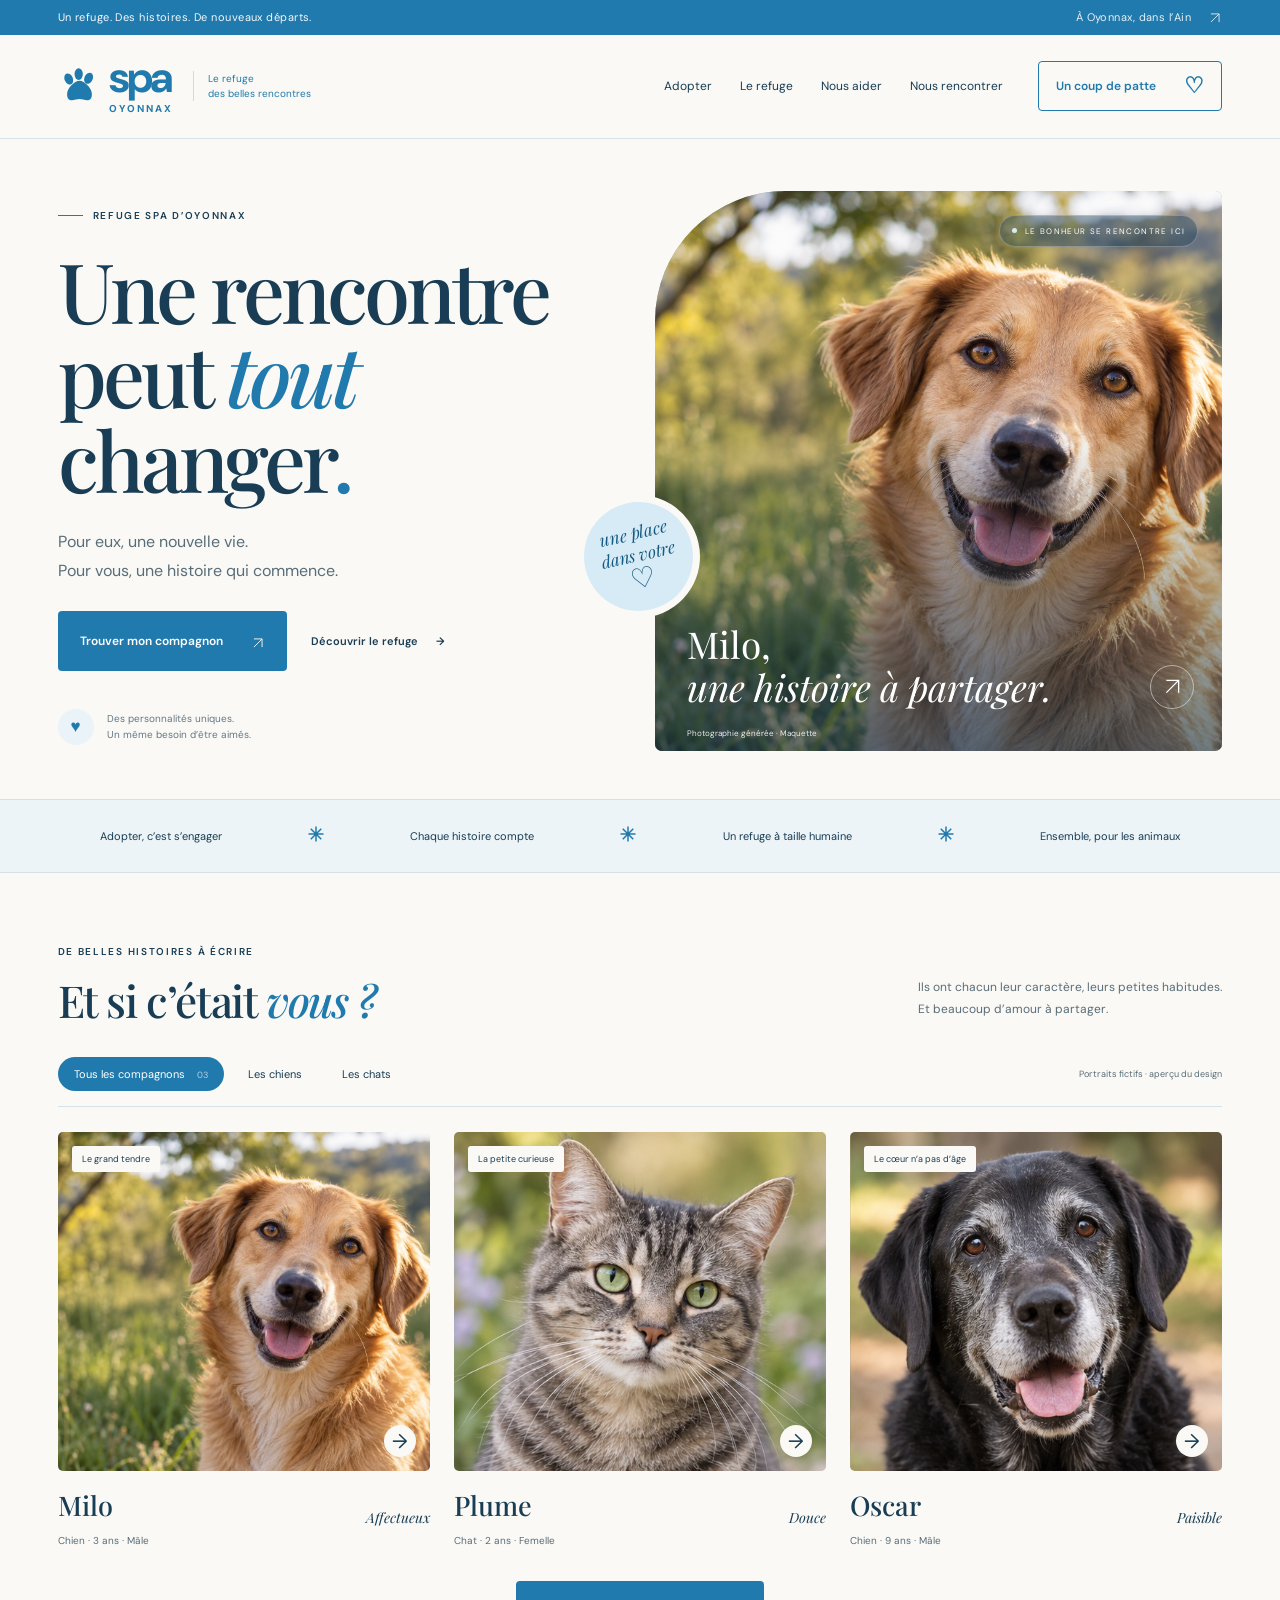
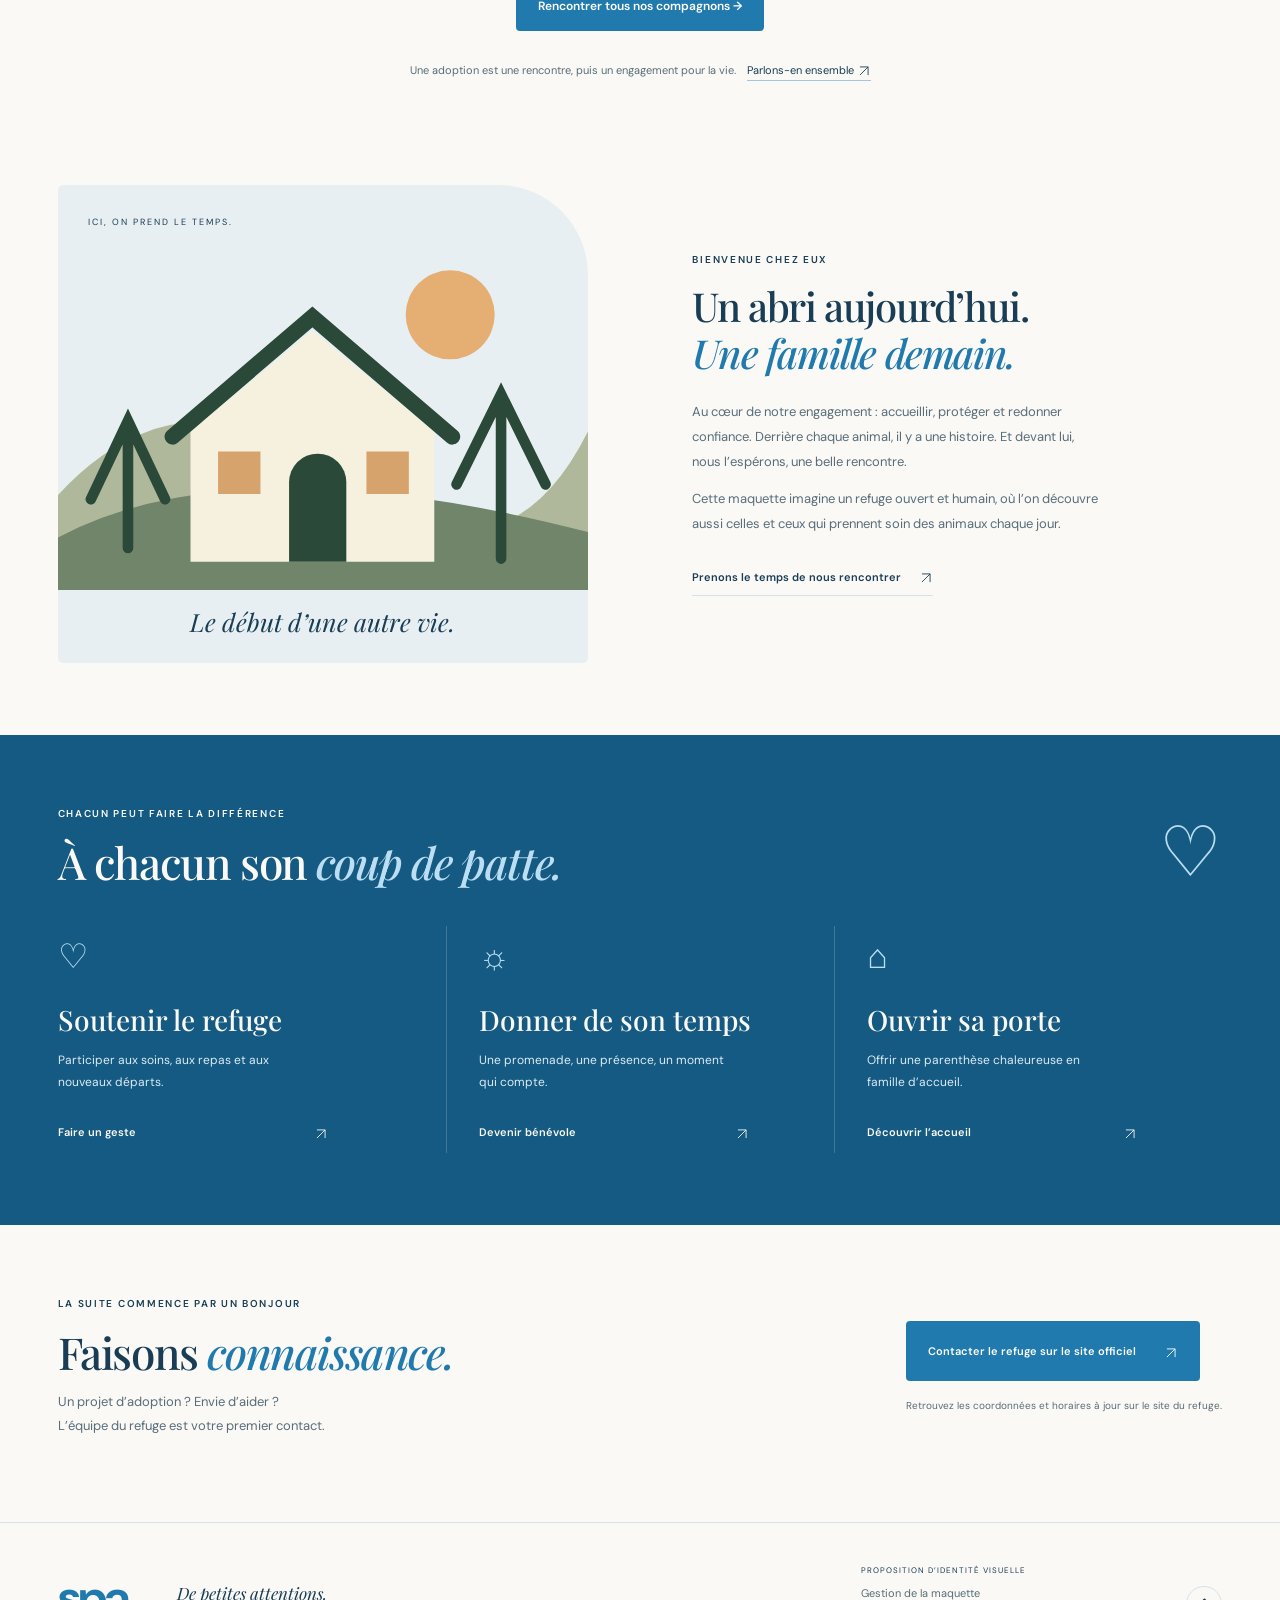
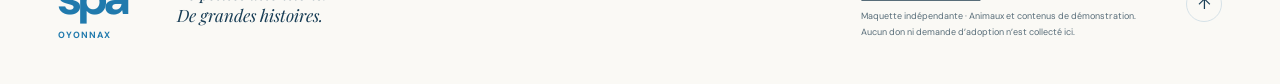
<file: index.html>
<!doctype html>
<html lang="fr">
<head><meta charset="utf-8"><meta name="viewport" content="width=device-width, initial-scale=1"><meta name="theme-color" content="#207aad"><meta name="description" content="Une proposition d’identité visuelle pour le refuge SPA d’Oyonnax. Maquette indépendante."><title>SPA Oyonnax — Une rencontre change tout.</title><link rel="stylesheet" href="style.css"><script src="site.js" defer></script><script src="animals-data.js" defer></script><script src="animal-store.js" defer></script><script src="script.js" defer></script></head>
<body>
<div class="topline"><span>Un refuge. Des histoires. De nouveaux départs.</span><a href="#refuge">À Oyonnax, dans l’Ain <span aria-hidden="true"><svg class="arrow-icon" viewBox="0 0 24 24" aria-hidden="true"><path d="M5 19 19 5M5 5h14v14"/></svg></span></a></div>
<header class="header"><a class="brand" href="#" aria-label="SPA Oyonnax, accueil"><svg viewBox="0 0 52 52" aria-hidden="true"><g fill="currentColor"><ellipse cx="13" cy="17" rx="5" ry="7" transform="rotate(-25 13 17)"/><ellipse cx="25" cy="11" rx="5" ry="7"/><ellipse cx="37" cy="16" rx="5" ry="7" transform="rotate(25 37 16)"/><path d="M11 35c0-7 9-16 15-16s15 9 15 16c0 12-10 6-15 6s-15 6-15-6"/></g></svg><span>spa<span class="brand-place">OYONNAX</span></span><span class="brand-line">Le refuge<br>des belles rencontres</span></a><button class="menu-toggle" aria-expanded="false" aria-controls="navigation">Menu <span>☰</span></button><nav id="navigation" aria-label="Navigation principale"><a href="animaux.html">Adopter</a><a href="#refuge">Le refuge</a><a href="#aider">Nous aider</a><a href="#rencontre">Nous rencontrer</a></nav><a href="#aider" class="button donate">Un coup de patte <span>♡</span></a></header>
<main>
<section class="hero"><div class="hero-copy"><div class="eyebrow"><span class="little-line"></span> REFUGE SPA D’OYONNAX</div><h1>Une rencontre<br>peut <em>tout</em><br>changer<span class="accent">.</span></h1><p>Pour eux, une nouvelle vie.<br>Pour vous, une histoire qui commence.</p><div class="hero-actions"><a class="button primary" href="animaux.html">Trouver mon compagnon <span><svg class="arrow-icon" viewBox="0 0 24 24" aria-hidden="true"><path d="M5 19 19 5M5 5h14v14"/></svg></span></a><a class="text-link" href="#refuge">Découvrir le refuge <span>→</span></a></div><div class="hero-note"><span class="mini-paw">♥</span><span>Des personnalités uniques.<br>Un même besoin d’être aimés.</span></div></div><div class="hero-image"><img src="assets/hero-dog.png" alt="Un chien au pelage doré dans la lumière d’un jardin" fetchpriority="high"><div class="image-top"><span class="live-dot"></span> LE BONHEUR SE RENCONTRE ICI</div><div class="photo-caption"><span>Un nouveau départ,<br><em>ensemble.</em></span><span class="round-arrow" aria-hidden="true"><svg class="arrow-icon" viewBox="0 0 24 24" aria-hidden="true"><path d="M5 19 19 5M5 5h14v14"/></svg></span></div><span class="photo-credit">Photographie d’illustration générée · Maquette</span></div><div class="hero-sticker" aria-hidden="true">une place<br>dans votre <span>♡</span></div></section>
<div class="values-strip"><span>Adopter, c’est s’engager</span><i aria-hidden="true"><svg width="18" height="18" viewBox="0 0 24 24" fill="none" stroke="currentColor" stroke-width="2"><path d="M12 2v20M2 12h20M5 5l14 14M5 19 19 5"/></svg></i><span>Chaque histoire compte</span><i aria-hidden="true"><svg width="18" height="18" viewBox="0 0 24 24" fill="none" stroke="currentColor" stroke-width="2"><path d="M12 2v20M2 12h20M5 5l14 14M5 19 19 5"/></svg></i><span>Un refuge à taille humaine</span><i aria-hidden="true"><svg width="18" height="18" viewBox="0 0 24 24" fill="none" stroke="currentColor" stroke-width="2"><path d="M12 2v20M2 12h20M5 5l14 14M5 19 19 5"/></svg></i><span>Ensemble, pour les animaux</span></div>
<section id="animaux" class="animals section"><div class="section-heading"><div><div class="eyebrow">DE BELLES HISTOIRES À ÉCRIRE</div><h2>Et si c’était <em>vous ?</em></h2></div><p>Ils ont chacun leur caractère, leurs petites habitudes.<br>Et beaucoup d’amour à partager.</p></div><div class="animals-toolbar"><div class="filters" role="group" aria-label="Filtrer les animaux"><button class="active" data-filter="all" aria-pressed="true">Tous les compagnons <span>03</span></button><button data-filter="chien" aria-pressed="false">Les chiens</button><button data-filter="chat" aria-pressed="false">Les chats</button></div><span class="demo-label">Portraits fictifs · aperçu du design</span></div><div class="animal-grid"><p>Chargement des compagnons…</p></div><noscript>Activez JavaScript pour afficher les animaux.</noscript><div class="catalog-home-link"><a class="button primary" href="animaux.html">Rencontrer tous nos compagnons →</a></div><p class="adoption-note">Une adoption est une rencontre, puis un engagement pour la vie. <a href="#rencontre">Parlons-en ensemble <svg class="arrow-icon" viewBox="0 0 24 24" aria-hidden="true"><path d="M5 19 19 5M5 5h14v14"/></svg></a></p></section>
<section class="refuge section" id="refuge"><div class="refuge-art"><span class="art-label">ICI, ON PREND LE TEMPS.</span><svg viewBox="0 0 500 340" role="img" aria-label="Illustration d’un refuge entouré de collines"><path d="M0 250Q120 120 270 235T500 190V340H0" fill="#b0b89b"/><path d="M0 290Q170 200 500 285V340H0" fill="#71856a"/><circle cx="370" cy="80" r="42" fill="#e5ae72"/><path d="M125 190l115-95 115 95v123H125z" fill="#f6f0df"/><path d="M108 195l132-113 132 113" fill="none" stroke="#2b4939" stroke-width="15" stroke-linecap="round"/><path d="M218 313v-75a27 27 0 0154 0v75" fill="#2b4939"/><path d="M151 209h40v40h-40zm140 0h40v40h-40z" fill="#d7a36c"/><path d="M66 300V180m-35 74l35-74 35 74M418 310V155m-42 85l42-85 42 85" stroke="#2b4939" stroke-width="10" fill="none" stroke-linecap="round"/></svg><span class="art-script">Le début d’une autre vie.</span></div><div class="refuge-copy"><div class="eyebrow">BIENVENUE CHEZ EUX</div><h2>Un abri aujourd’hui.<br><em>Une famille demain.</em></h2><p>Au cœur de notre engagement : accueillir, protéger et redonner confiance. Derrière chaque animal, il y a une histoire. Et devant lui, nous l’espérons, une belle rencontre.</p><p>Cette maquette imagine un refuge ouvert et humain, où l’on découvre aussi celles et ceux qui prennent soin des animaux chaque jour.</p><a href="#rencontre" class="text-link">Prenons le temps de nous rencontrer <span><svg class="arrow-icon" viewBox="0 0 24 24" aria-hidden="true"><path d="M5 19 19 5M5 5h14v14"/></svg></span></a></div></section>
<section class="help section" id="aider"><div class="section-heading"><div><div class="eyebrow">CHACUN PEUT FAIRE LA DIFFÉRENCE</div><h2>À chacun son <em>coup de patte.</em></h2></div><span class="big-heart" aria-hidden="true">♡</span></div><div class="help-grid"><a href="#rencontre"><span class="help-icon">♡</span><h3>Soutenir le refuge</h3><p>Participer aux soins, aux repas et aux nouveaux départs.</p><span class="text-link">Faire un geste <b><svg class="arrow-icon" viewBox="0 0 24 24" aria-hidden="true"><path d="M5 19 19 5M5 5h14v14"/></svg></b></span></a><a href="#rencontre"><span class="help-icon">☼</span><h3>Donner de son temps</h3><p>Une promenade, une présence, un moment qui compte.</p><span class="text-link">Devenir bénévole <b><svg class="arrow-icon" viewBox="0 0 24 24" aria-hidden="true"><path d="M5 19 19 5M5 5h14v14"/></svg></b></span></a><a href="#rencontre"><span class="help-icon">⌂</span><h3>Ouvrir sa porte</h3><p>Offrir une parenthèse chaleureuse en famille d’accueil.</p><span class="text-link">Découvrir l’accueil <b><svg class="arrow-icon" viewBox="0 0 24 24" aria-hidden="true"><path d="M5 19 19 5M5 5h14v14"/></svg></b></span></a></div></section>
<section id="rencontre" class="visit section"><div><div class="eyebrow">LA SUITE COMMENCE PAR UN BONJOUR</div><h2>Faisons <em>connaissance.</em></h2><p>Un projet d’adoption ? Envie d’aider ?<br>L’équipe du refuge est votre premier contact.</p></div><div class="visit-action"><a href="https://spaoyonnax.fr/" target="_blank" rel="noopener noreferrer" class="button primary">Contacter le refuge sur le site officiel <span><svg class="arrow-icon" viewBox="0 0 24 24" aria-hidden="true"><path d="M5 19 19 5M5 5h14v14"/></svg></span></a><p>Retrouvez les coordonnées et horaires à jour sur le site du refuge.</p></div></section>
</main><footer><a class="footer-brand" href="#">spa <span>OYONNAX</span></a><p>De petites attentions.<br>De grandes histoires.</p><div><span>PROPOSITION D’IDENTITÉ VISUELLE</span><a class="manage-link" href="gestion.html">Gestion de la maquette</a><p>Maquette indépendante · Animaux et contenus de démonstration.<br>Aucun don ni demande d’adoption n’est collecté ici.</p></div><a href="#" aria-label="Retour en haut">↑</a></footer>

</body></html>
</file>
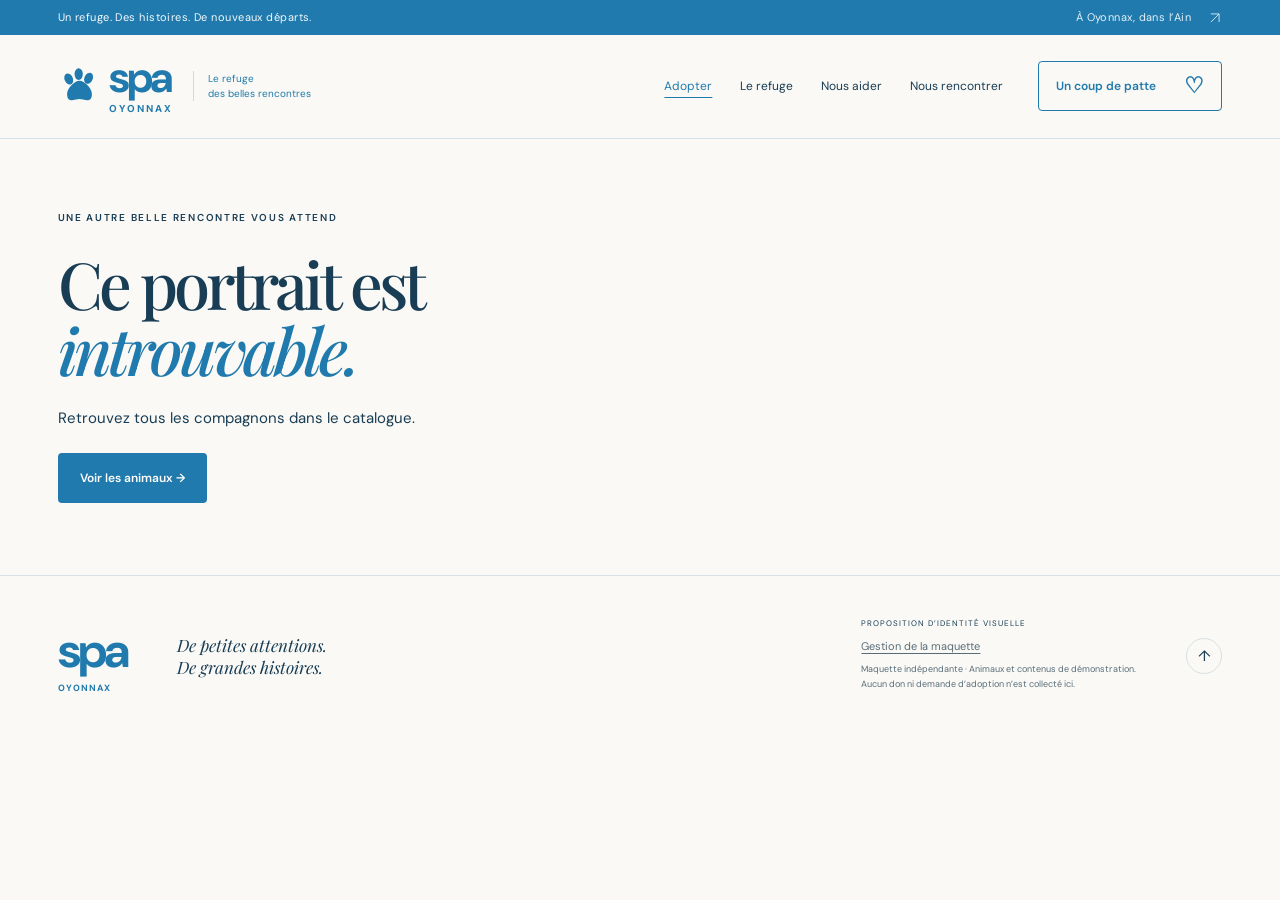
<file: animal.html>
<!doctype html><html lang="fr"><head><meta charset="utf-8"><meta name="viewport" content="width=device-width, initial-scale=1"><meta name="theme-color" content="#207aad"><link rel="stylesheet" href="style.css"><link rel="stylesheet" href="animaux.css"><script src="site.js" defer></script><script src="animals-data.js" defer></script><script src="animal-store.js" defer></script><title>Rencontrer un compagnon — SPA Oyonnax</title><script src="animal.js" defer></script></head><body class="profile-page"><a class="skip-link" href="#profile-content">Aller au contenu</a><div class="topline"><span>Un refuge. Des histoires. De nouveaux départs.</span><a href="index.html#refuge">À Oyonnax, dans l’Ain <span aria-hidden="true"><svg class="arrow-icon" viewBox="0 0 24 24" aria-hidden="true"><path d="M5 19 19 5M5 5h14v14"/></svg></span></a></div>
<header class="header"><a class="brand" href="index.html" aria-label="SPA Oyonnax, accueil"><svg viewBox="0 0 52 52" aria-hidden="true"><g fill="currentColor"><ellipse cx="13" cy="17" rx="5" ry="7" transform="rotate(-25 13 17)"/><ellipse cx="25" cy="11" rx="5" ry="7"/><ellipse cx="37" cy="16" rx="5" ry="7" transform="rotate(25 37 16)"/><path d="M11 35c0-7 9-16 15-16s15 9 15 16c0 12-10 6-15 6s-15 6-15-6"/></g></svg><span>spa<span class="brand-place">OYONNAX</span></span><span class="brand-line">Le refuge<br>des belles rencontres</span></a><button class="menu-toggle" aria-expanded="false" aria-controls="navigation">Menu <span>☰</span></button><nav id="navigation" aria-label="Navigation principale"><a href="animaux.html" aria-current="page">Adopter</a><a href="index.html#refuge">Le refuge</a><a href="index.html#aider">Nous aider</a><a href="index.html#rencontre">Nous rencontrer</a></nav><a href="index.html#aider" class="button donate">Un coup de patte <span>♡</span></a></header>
<main id="profile-content"><noscript><section class="section"><h1>Nos compagnons</h1><p>Activez JavaScript pour afficher ce portrait.</p><a href="animaux.html">Revenir aux animaux</a></section></noscript></main><footer><a class="footer-brand" href="index.html">spa <span>OYONNAX</span></a><p>De petites attentions.<br>De grandes histoires.</p><div><span>PROPOSITION D’IDENTITÉ VISUELLE</span><a class="manage-link" href="gestion.html">Gestion de la maquette</a><p>Maquette indépendante · Animaux et contenus de démonstration.<br>Aucun don ni demande d’adoption n’est collecté ici.</p></div><a href="#" aria-label="Retour en haut">↑</a></footer>
</body></html>
</file>
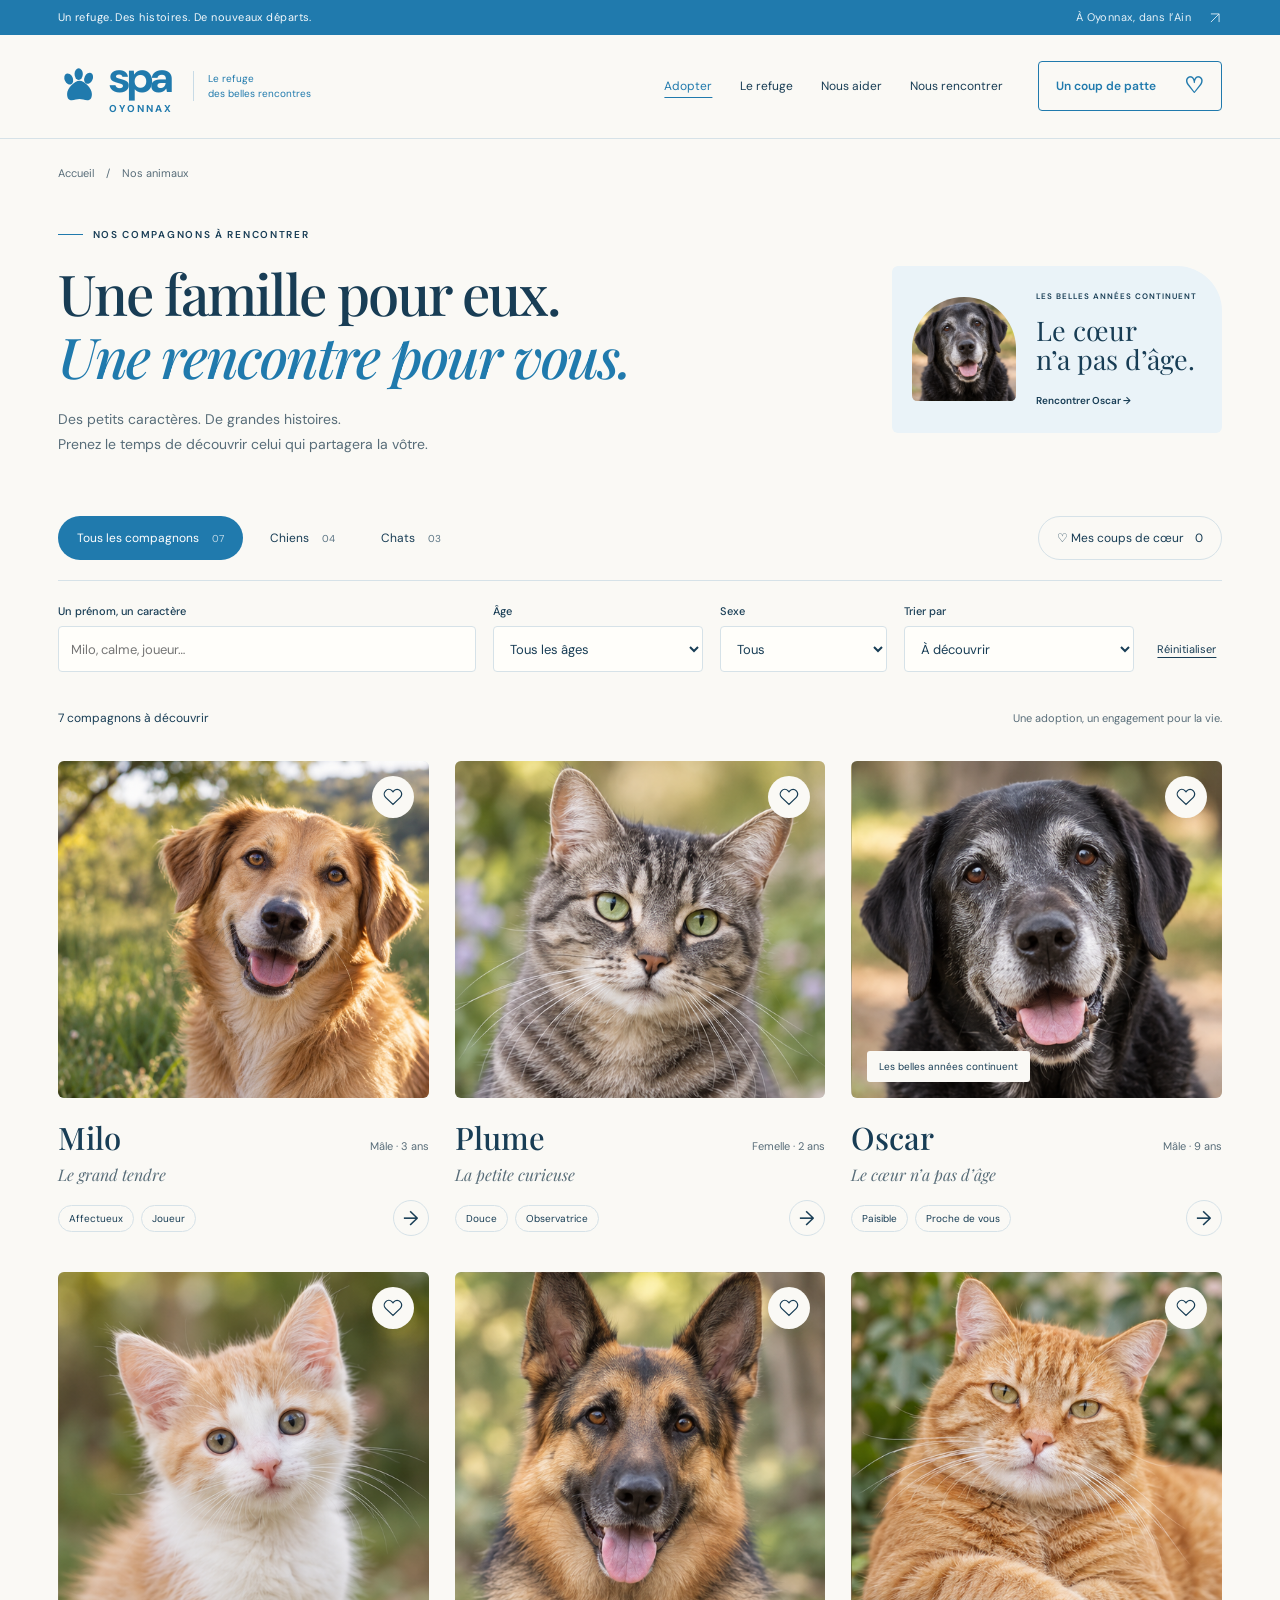
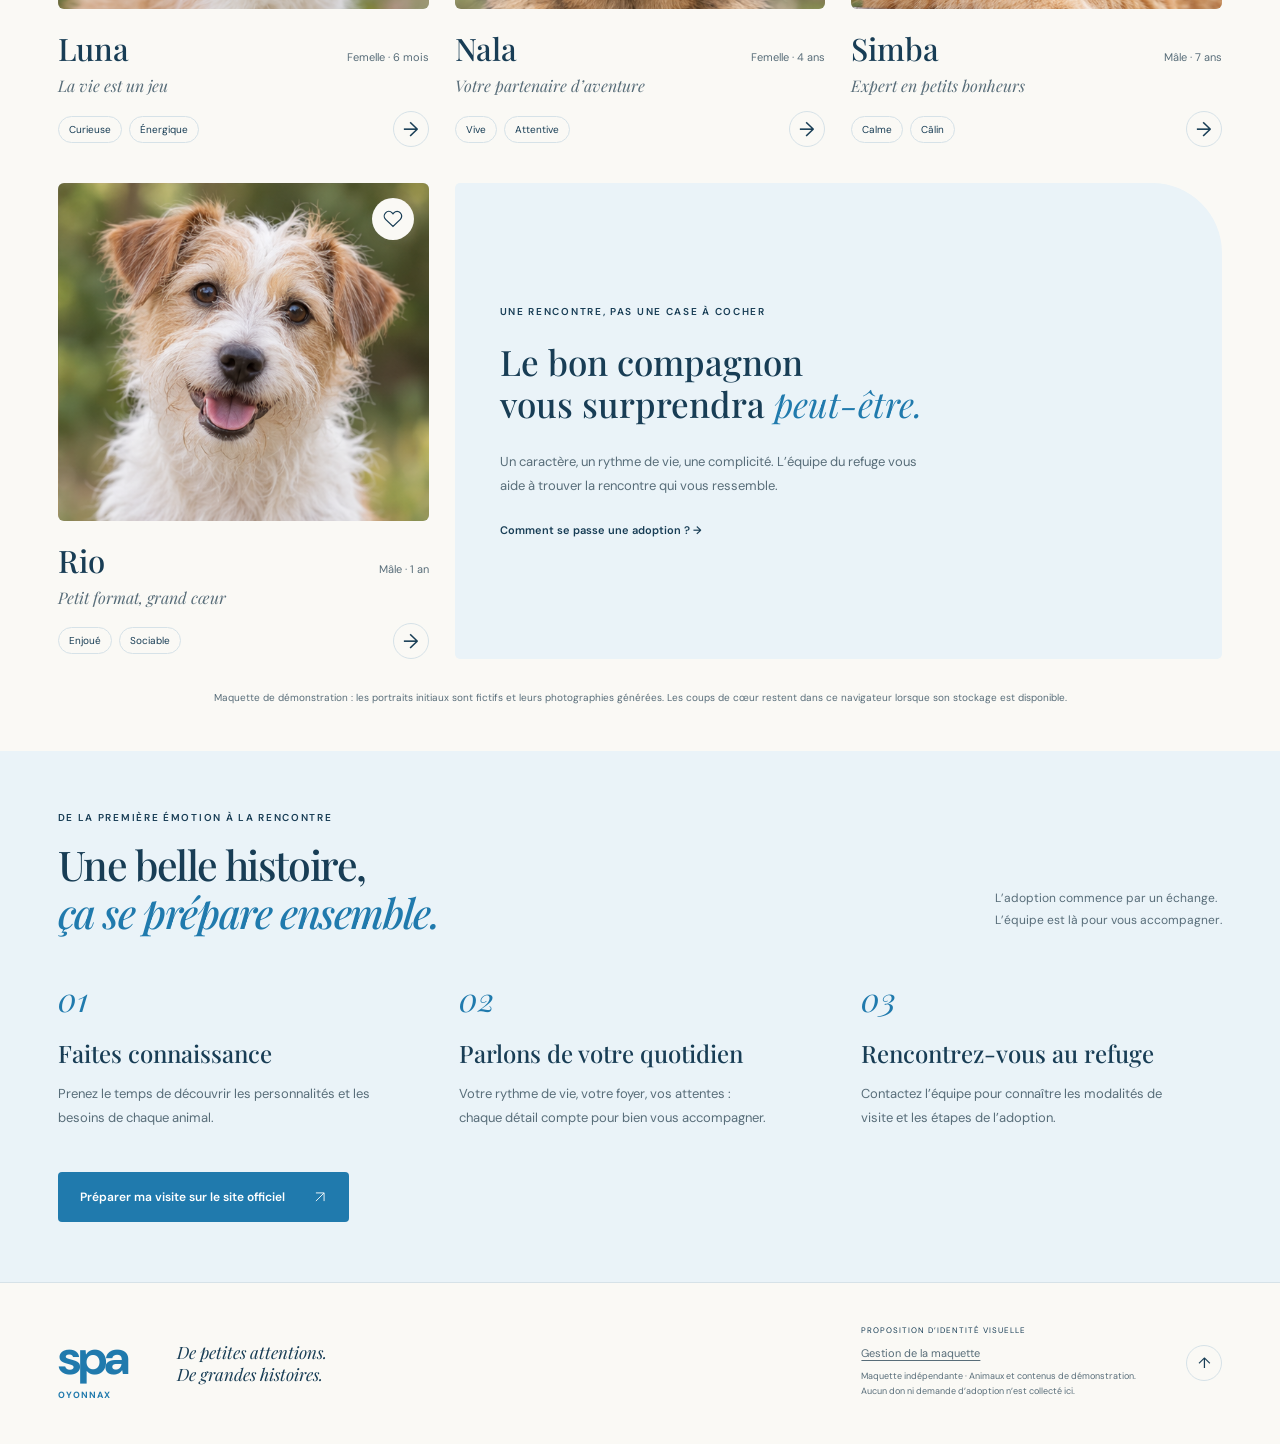
<file: animaux.html>
<!doctype html><html lang="fr"><head><meta charset="utf-8"><meta name="viewport" content="width=device-width, initial-scale=1"><meta name="theme-color" content="#207aad"><link rel="stylesheet" href="style.css"><link rel="stylesheet" href="animaux.css"><script src="site.js" defer></script><script src="animals-data.js" defer></script><script src="animal-store.js" defer></script><title>Nos animaux — SPA Oyonnax</title><meta name="description" content="Découvrez les compagnons de notre maquette : portraits, coups de cœur et parcours de rencontre."><script src="animaux.js" defer></script></head><body class="catalog-page"><a class="skip-link" href="#main-content">Aller au contenu</a><div class="topline"><span>Un refuge. Des histoires. De nouveaux départs.</span><a href="index.html#refuge">À Oyonnax, dans l’Ain <span aria-hidden="true"><svg class="arrow-icon" viewBox="0 0 24 24" aria-hidden="true"><path d="M5 19 19 5M5 5h14v14"/></svg></span></a></div>
<header class="header"><a class="brand" href="index.html" aria-label="SPA Oyonnax, accueil"><svg viewBox="0 0 52 52" aria-hidden="true"><g fill="currentColor"><ellipse cx="13" cy="17" rx="5" ry="7" transform="rotate(-25 13 17)"/><ellipse cx="25" cy="11" rx="5" ry="7"/><ellipse cx="37" cy="16" rx="5" ry="7" transform="rotate(25 37 16)"/><path d="M11 35c0-7 9-16 15-16s15 9 15 16c0 12-10 6-15 6s-15 6-15-6"/></g></svg><span>spa<span class="brand-place">OYONNAX</span></span><span class="brand-line">Le refuge<br>des belles rencontres</span></a><button class="menu-toggle" aria-expanded="false" aria-controls="navigation">Menu <span>☰</span></button><nav id="navigation" aria-label="Navigation principale"><a href="animaux.html" aria-current="page">Adopter</a><a href="index.html#refuge">Le refuge</a><a href="index.html#aider">Nous aider</a><a href="index.html#rencontre">Nous rencontrer</a></nav><a href="index.html#aider" class="button donate">Un coup de patte <span>♡</span></a></header>
<main id="main-content"><div class="page-shell"><nav class="breadcrumb" aria-label="Fil d’Ariane"><a href="index.html">Accueil</a><span>/</span><span aria-current="page">Nos animaux</span></nav><section class="catalog-intro"><div><div class="eyebrow"><span class="little-line"></span> NOS COMPAGNONS À RENCONTRER</div><h1>Une famille pour eux.<br><em>Une rencontre pour vous.</em></h1><p>Des petits caractères. De grandes histoires.<br>Prenez le temps de découvrir celui qui partagera la vôtre.</p></div><a class="senior-feature" href="animal.html?id=oscar"><div class="portrait"><img class="sheet-photo" style="--col:1;--row:0" src="assets/animal-portraits.png" alt="Portrait d’illustration d’Oscar"></div><div><span class="eyebrow">LES BELLES ANNÉES CONTINUENT</span><p>Le cœur<br>n’a pas d’âge.</p><span class="text-link">Rencontrer Oscar →</span></div></a></section><section class="catalog" aria-labelledby="catalog-title"><h2 id="catalog-title" class="sr-only">Trouver un compagnon</h2><div class="species-row"><div class="species-tabs" role="group" aria-label="Espèce"><button data-species="all" aria-pressed="true">Tous les compagnons <span>07</span></button><button data-species="chien" aria-pressed="false">Chiens <span>04</span></button><button data-species="chat" aria-pressed="false">Chats <span>03</span></button></div><button id="saved-filter" aria-pressed="false">♡ Mes coups de cœur <span id="saved-count">0</span></button></div><form id="catalog-filters" class="catalog-filters" role="search" aria-label="Rechercher un animal"><label class="search-label">Un prénom, un caractère<input name="q" type="search" placeholder="Milo, calme, joueur…" autocomplete="off"></label><label>Âge<select name="age" aria-label="Âge"><option value="">Tous les âges</option><option value="jeune">Moins de 2 ans</option><option value="adulte">De 2 à 7 ans</option><option value="senior">8 ans et plus</option></select></label><label>Sexe<select name="sexe" aria-label="Sexe"><option value="">Tous</option><option value="femelle">Femelle</option><option value="male">Mâle</option></select></label><label>Trier par<select name="tri" aria-label="Trier par"><option value="">À découvrir</option><option value="nom">Prénom : A à Z</option><option value="age">Âge croissant</option></select></label><button type="button" class="reset-filters" data-reset>Réinitialiser</button></form><div class="catalog-results"><p id="result-count" role="status" aria-live="polite"></p><span>Une adoption, un engagement pour la vie.</span></div><div id="catalog-grid" class="catalog-grid"></div><div id="empty-results" class="empty-results" hidden><span aria-hidden="true">♡</span><h3>Aucun compagnon pour cette sélection.</h3><p>Essayez d’autres critères, ou ajoutez des portraits à vos coups de cœur.</p><button class="button primary" data-reset>Voir tous les compagnons</button></div><noscript><p>Activez JavaScript pour afficher les portraits et utiliser les filtres. Vous pouvez aussi <a href="https://spaoyonnax.fr/">consulter le site officiel du refuge</a>.</p></noscript><p class="catalog-disclaimer">Maquette de démonstration : les portraits initiaux sont fictifs et leurs photographies générées. Les coups de cœur restent dans ce navigateur lorsque son stockage est disponible.</p></section></div><section class="adoption-steps" id="parcours"><div class="page-shell"><div class="section-heading"><div><div class="eyebrow">DE LA PREMIÈRE ÉMOTION À LA RENCONTRE</div><h2>Une belle histoire,<br><em>ça se prépare ensemble.</em></h2></div><p>L’adoption commence par un échange.<br>L’équipe est là pour vous accompagner.</p></div><div class="steps-grid"><article><span>01</span><h3>Faites connaissance</h3><p>Prenez le temps de découvrir les personnalités et les besoins de chaque animal.</p></article><article><span>02</span><h3>Parlons de votre quotidien</h3><p>Votre rythme de vie, votre foyer, vos attentes : chaque détail compte pour bien vous accompagner.</p></article><article><span>03</span><h3>Rencontrez-vous au refuge</h3><p>Contactez l’équipe pour connaître les modalités de visite et les étapes de l’adoption.</p></article></div><a class="button primary" href="https://spaoyonnax.fr/" target="_blank" rel="noopener noreferrer">Préparer ma visite sur le site officiel <svg class="arrow-icon" viewBox="0 0 24 24" aria-hidden="true"><path d="M5 19 19 5M5 5h14v14"/></svg></a></div></section></main><footer><a class="footer-brand" href="index.html">spa <span>OYONNAX</span></a><p>De petites attentions.<br>De grandes histoires.</p><div><span>PROPOSITION D’IDENTITÉ VISUELLE</span><a class="manage-link" href="gestion.html">Gestion de la maquette</a><p>Maquette indépendante · Animaux et contenus de démonstration.<br>Aucun don ni demande d’adoption n’est collecté ici.</p></div><a href="#" aria-label="Retour en haut">↑</a></footer>
</body></html>
</file>
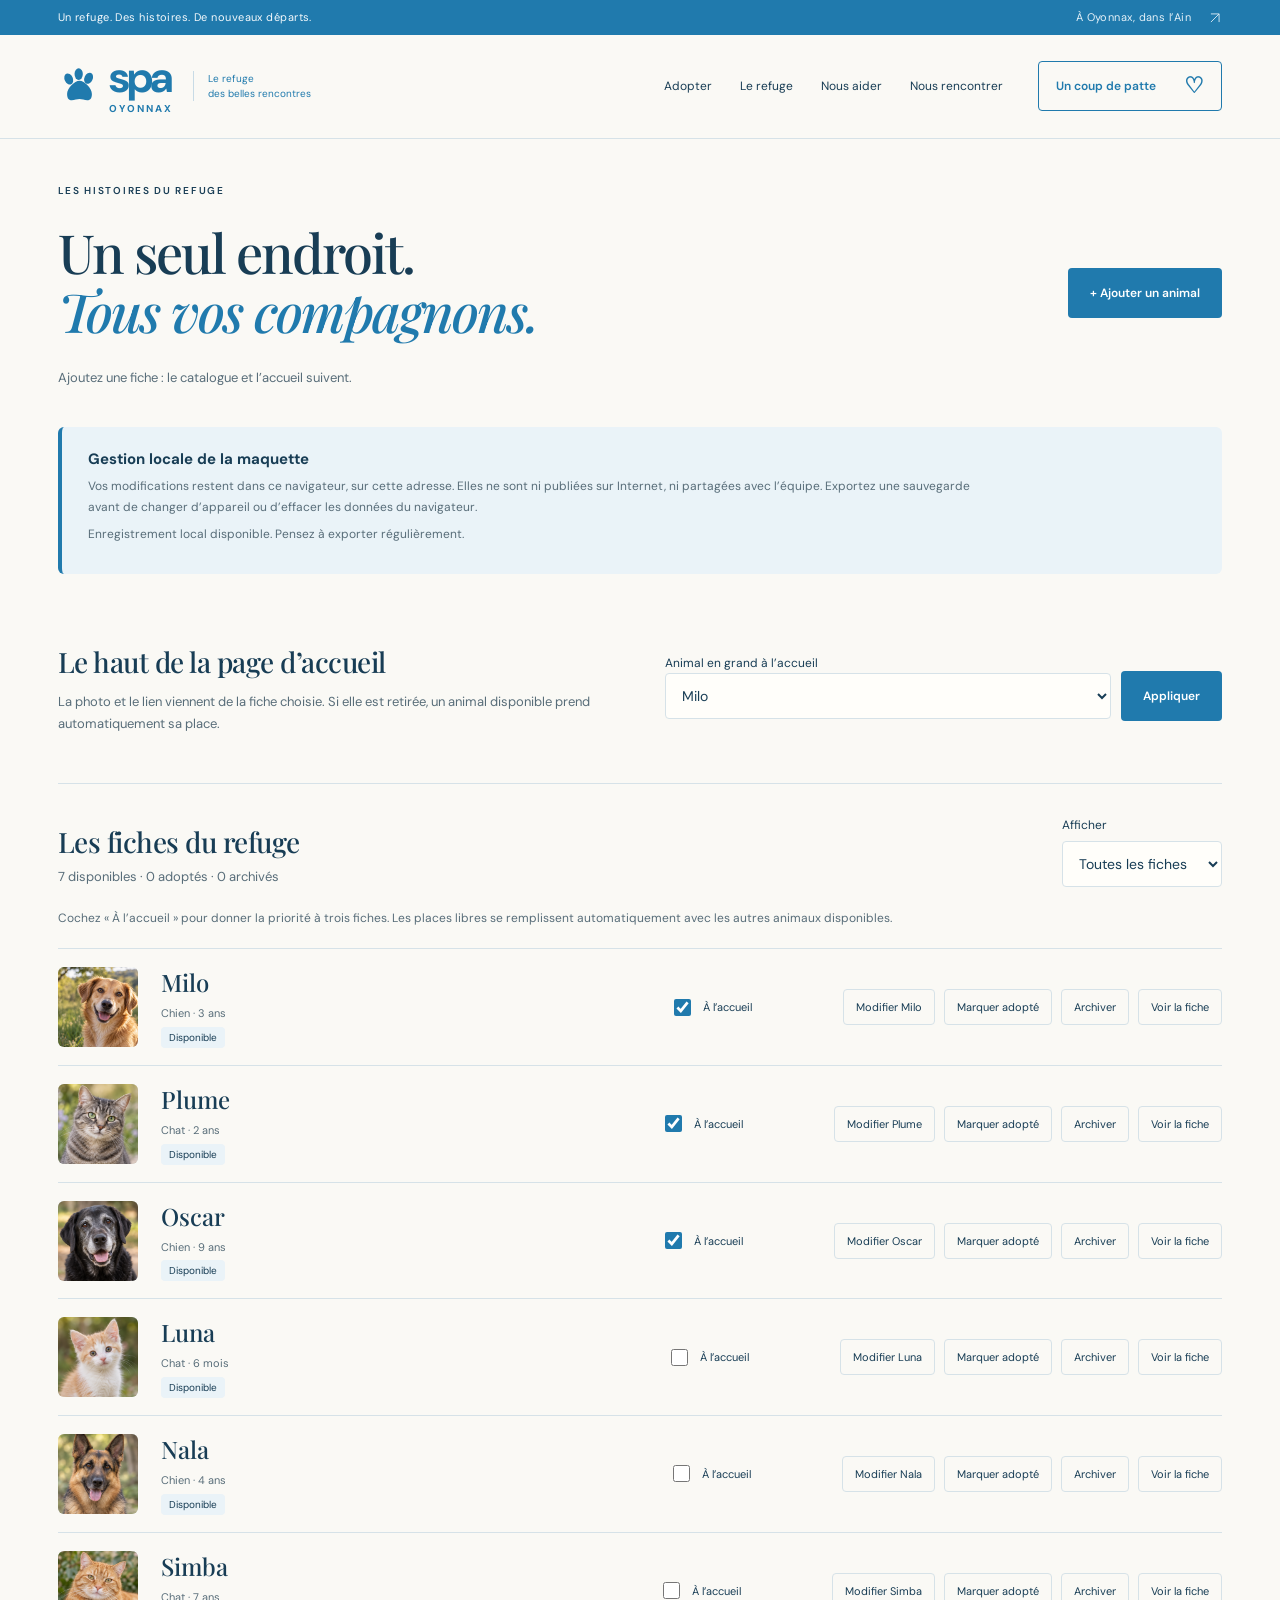
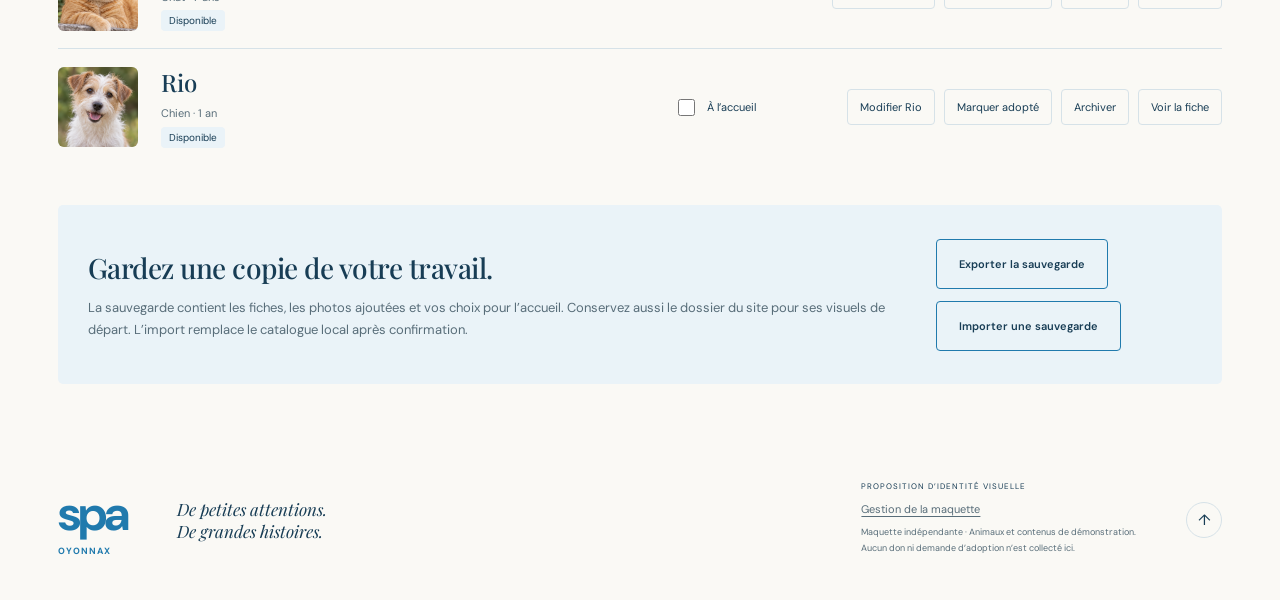
<file: gestion.html>
<!doctype html><html lang="fr"><head><meta charset="utf-8"><meta name="viewport" content="width=device-width,initial-scale=1"><title>Gérer les animaux — Maquette SPA Oyonnax</title><link rel="stylesheet" href="style.css"><link rel="stylesheet" href="animaux.css"><link rel="stylesheet" href="gestion.css"><script src="site.js" defer></script><script src="animals-data.js" defer></script><script src="animal-store.js" defer></script><script src="gestion.js" defer></script></head><body><div class="topline"><span>Un refuge. Des histoires. De nouveaux départs.</span><a href="index.html#refuge">À Oyonnax, dans l’Ain <span aria-hidden="true"><svg class="arrow-icon" viewBox="0 0 24 24" aria-hidden="true"><path d="M5 19 19 5M5 5h14v14"/></svg></span></a></div>
<header class="header"><a class="brand" href="index.html" aria-label="SPA Oyonnax, accueil"><svg viewBox="0 0 52 52" aria-hidden="true"><g fill="currentColor"><ellipse cx="13" cy="17" rx="5" ry="7" transform="rotate(-25 13 17)"/><ellipse cx="25" cy="11" rx="5" ry="7"/><ellipse cx="37" cy="16" rx="5" ry="7" transform="rotate(25 37 16)"/><path d="M11 35c0-7 9-16 15-16s15 9 15 16c0 12-10 6-15 6s-15 6-15-6"/></g></svg><span>spa<span class="brand-place">OYONNAX</span></span><span class="brand-line">Le refuge<br>des belles rencontres</span></a><button class="menu-toggle" aria-expanded="false" aria-controls="navigation">Menu <span>☰</span></button><nav id="navigation" aria-label="Navigation principale"><a href="animaux.html">Adopter</a><a href="index.html#refuge">Le refuge</a><a href="index.html#aider">Nous aider</a><a href="index.html#rencontre">Nous rencontrer</a></nav><a href="index.html#aider" class="button donate">Un coup de patte <span>♡</span></a></header>
<main class="page-shell management"><div class="management-heading"><div><div class="eyebrow">LES HISTOIRES DU REFUGE</div><h1>Un seul endroit.<br><em>Tous vos compagnons.</em></h1><p>Ajoutez une fiche : le catalogue et l’accueil suivent.</p></div><button id="add-animal" class="button primary">+ Ajouter un animal</button></div><aside class="local-notice"><strong>Gestion locale de la maquette</strong><p>Vos modifications restent dans ce navigateur, sur cette adresse. Elles ne sont ni publiées sur Internet, ni partagées avec l’équipe. Exportez une sauvegarde avant de changer d’appareil ou d’effacer les données du navigateur.</p><p id="storage-status" role="status">Vérification de l’enregistrement local…</p><p id="file-notice" hidden>Pour partager correctement les données entre les pages, ouvrez la maquette avec un serveur local à une adresse stable. <a href="wordpress/GESTION-ANIMAUX.md">Lire les instructions</a>.</p></aside><div id="management-message" role="status" aria-live="polite"></div><section class="home-settings" aria-labelledby="home-settings-title"><div><h2 id="home-settings-title">Le haut de la page d’accueil</h2><p>La photo et le lien viennent de la fiche choisie. Si elle est retirée, un animal disponible prend automatiquement sa place.</p></div><form id="hero-form"><label for="hero-choice">Animal en grand à l’accueil</label><div><select id="hero-choice" name="hero"><option value="">Choix automatique</option></select><button class="button primary" type="submit">Appliquer</button></div></form></section><section aria-labelledby="management-list-title"><div class="management-toolbar"><div><h2 id="management-list-title">Les fiches du refuge</h2><p id="management-count"></p></div><label>Afficher<select id="status-filter"><option value="all">Toutes les fiches</option><option value="disponible">Disponibles</option><option value="adopte">Adoptés</option><option value="archive">Archives</option></select></label></div><p class="home-rule">Cochez « À l’accueil » pour donner la priorité à trois fiches. Les places libres se remplissent automatiquement avec les autres animaux disponibles.</p><div id="management-list"></div><noscript>Activez JavaScript pour utiliser la gestion des animaux.</noscript></section><section class="backup-panel"><div><h2>Gardez une copie de votre travail.</h2><p>La sauvegarde contient les fiches, les photos ajoutées et vos choix pour l’accueil. Conservez aussi le dossier du site pour ses visuels de départ. L’import remplace le catalogue local après confirmation.</p></div><div class="backup-actions"><button class="button" id="export-data">Exporter la sauvegarde</button><label class="button import-label">Importer une sauvegarde<input type="file" id="import-data" accept="application/json,.json"></label></div></section></main><dialog id="editor-dialog" aria-labelledby="editor-title"><button class="dialog-close" id="close-editor" aria-label="Fermer l’éditeur">×</button><div class="eyebrow">UNE FICHE, PARTOUT SUR LE SITE</div><h2 id="editor-title">Ajouter un animal</h2><form id="animal-form"><div class="editor-photo-row"><div id="editor-photo" class="portrait"><span>Sa photo</span></div><label>Photo <span class="field-help">JPG, PNG ou WebP · 8 Mo maximum</span><input type="file" name="photo" accept="image/jpeg,image/png,image/webp"><span class="field-help">La photo est allégée automatiquement pour la maquette. Pour une fiche existante, laissez ce champ vide pour conserver l’image.</span></label></div><div class="editor-grid"><label>Prénom<input name="name" required maxlength="60" autocomplete="off"></label><label>Statut<select name="status"><option value="disponible">Disponible</option><option value="adopte">Adopté</option><option value="archive">Archivé</option></select></label><label>Espèce<select name="species"><option value="chien">Chien</option><option value="chat">Chat</option></select></label><label>Sexe<select name="sex"><option value="male">Mâle</option><option value="femelle">Femelle</option></select></label><label>Âge<input name="age" required type="number" min="0" max="480" step="1" value="1"></label><label>Unité de l’âge<select name="ageUnit"><option value="ans">Ans</option><option value="mois">Mois</option></select></label><label>Gabarit<select name="size"><option>Petit</option><option>Moyen</option><option>Grand</option></select></label><label>Petite phrase de caractère<input name="tag" maxlength="100" placeholder="Le grand tendre" required></label></div><label>Traits de caractère <span class="field-help">Séparés par des virgules, cinq maximum.</span><input name="traits" maxlength="200" placeholder="Calme, affectueux"></label><label>Phrase de présentation<input name="intro" maxlength="300" required placeholder="Un compagnon pour les petits bonheurs du quotidien."></label><label>Son histoire<textarea name="story" rows="3" maxlength="5000" required></textarea></label><label>Le foyer qui lui conviendrait<textarea name="home" rows="2" maxlength="5000" required></textarea></label><label>Ses besoins au quotidien<textarea name="needs" rows="2" maxlength="5000" required></textarea></label><div class="editor-grid"><label>Avec les chiens<input name="dogs" maxlength="150" value="À évaluer avec l’équipe"></label><label>Avec les chats<input name="cats" maxlength="150" value="À évaluer avec l’équipe"></label><label>Avec les enfants<input name="children" maxlength="150" value="À discuter selon le foyer"></label></div><label class="check-label"><input name="featured" type="checkbox"> Mettre cette fiche en avant sur l’accueil (trois priorités maximum)</label><p id="editor-error" role="alert"></p><div class="editor-actions"><button type="button" id="cancel-editor" class="button">Annuler</button><button type="submit" id="save-animal" class="button primary">Enregistrer la fiche</button></div></form></dialog><dialog id="import-dialog" aria-labelledby="import-title"><h2 id="import-title">Remplacer le catalogue local ?</h2><p id="import-summary"></p><p>Les fiches et choix d’accueil actuels seront remplacés. Exportez-les d’abord si vous souhaitez les conserver.</p><div class="editor-actions"><button id="cancel-import" class="button">Annuler</button><button id="confirm-import" class="button primary">Remplacer le catalogue</button></div><p id="import-error" role="alert"></p></dialog><footer><a class="footer-brand" href="index.html">spa <span>OYONNAX</span></a><p>De petites attentions.<br>De grandes histoires.</p><div><span>PROPOSITION D’IDENTITÉ VISUELLE</span><a class="manage-link" href="gestion.html">Gestion de la maquette</a><p>Maquette indépendante · Animaux et contenus de démonstration.<br>Aucun don ni demande d’adoption n’est collecté ici.</p></div><a href="#" aria-label="Retour en haut">↑</a></footer>
</body></html>
</file>
<file: style.css>
@import url('https://fonts.googleapis.com/css2?family=DM+Sans:wght@400;500;600;700&family=Playfair+Display:ital,wght@0,500;0,600;0,700;1,500;1,600&display=swap');
:root{--paper:#faf9f5;--ink:#183d55;--brand:#207aad;--muted:#586d79;--line:#d6e2e8;--blue-soft:#eaf3f8;--blue-deep:#155a82;--serif:'Playfair Display',Georgia,serif;--sans:'DM Sans',Arial,sans-serif}*{box-sizing:border-box}html{scroll-behavior:smooth;scroll-padding-top:30px}body{margin:0;background:var(--paper);color:var(--ink);font-family:var(--sans);font-size:15px}a{color:inherit;text-decoration:none}button{font:inherit;color:inherit;cursor:pointer}button,a{-webkit-tap-highlight-color:transparent}a:focus-visible,button:focus-visible{outline:3px solid var(--brand);outline-offset:5px}button{border:0}img{display:block;width:100%;height:100%;object-fit:cover}.topline{background:var(--brand);color:#f4f9fc;padding:10px 4.5%;display:flex;justify-content:space-between;font-size:11px;letter-spacing:.04em}.topline a{color:#e4f1f8}.topline a span{margin-left:14px}.header{padding:25px 4.5%;display:flex;align-items:center;gap:35px;border-bottom:1px solid var(--line)}.brand{color:var(--brand);display:flex;align-items:center;gap:8px;margin-right:auto}.brand svg{width:43px;height:43px}.brand>span:first-of-type{font-size:43px;font-weight:700;letter-spacing:-3px;line-height:.8}.brand-place{display:block;font-size:10px;letter-spacing:2px;margin-top:10px}.brand-line{font-size:10px;line-height:1.5;border-left:1px solid #c8dbe6;padding-left:14px;margin-left:12px}.header nav{display:flex;gap:28px;font-size:12px}.header nav a:hover{color:var(--brand)}.button{display:inline-flex;align-items:center;justify-content:space-between;gap:28px;padding:17px 22px;border-radius:4px;font-size:12px;font-weight:600;transition:background .2s,transform .2s}.button:hover{transform:translateY(-2px)}.donate{color:var(--brand);border:1px solid var(--brand);padding:13px 17px}.donate span{font-size:22px;line-height:1}.primary{background:var(--brand);color:white}.primary:hover{background:#155a82}.primary span{font-size:20px;font-weight:400}.menu-toggle{display:none}.hero{position:relative;display:grid;grid-template-columns:1fr 1fr;gap:30px;padding:52px 4.5% 48px;max-width:1600px;margin:auto}.hero-copy{padding-top:18px}.eyebrow{font-size:10px;letter-spacing:1.7px;font-weight:600;display:flex;align-items:center;gap:10px}.little-line{width:25px;height:1px;background:var(--brand)}h1{font-family:var(--serif);font-weight:500;font-size:clamp(65px,6.5vw,105px);line-height:1.02;letter-spacing:-4px;margin:26px 0}h1 em,h2 em{font-weight:500;color:var(--brand)}.accent{color:var(--brand)}.hero-copy>p{font-size:16px;line-height:1.8;color:#586d79;margin:20px 0 25px}.hero-actions{display:flex;align-items:center;gap:24px}.text-link{font-size:11px;font-weight:600;display:inline-flex;gap:18px;align-items:center}.text-link:hover{color:var(--brand)}.hero-note{display:flex;align-items:center;gap:13px;margin-top:38px;font-size:10px;line-height:1.6;color:#637987}.mini-paw{display:grid;place-items:center;background:#eaf3f8;width:36px;height:36px;border-radius:50%;color:var(--brand);font-size:17px}.hero-image{position:relative;min-height:560px;border-radius:130px 7px 7px 7px;overflow:hidden;background:#9db6c5}.hero-image>img{position:absolute;inset:0;object-position:59% center}.hero-image:after{content:'';position:absolute;inset:40% 0 0;background:linear-gradient(transparent,#102d459c);pointer-events:none}.image-top{position:absolute;right:24px;top:24px;color:white;display:flex;align-items:center;gap:8px;font-size:8px;letter-spacing:1.4px;background:#183d5566;padding:10px 12px;border:1px solid #ffffff40;border-radius:30px}.live-dot{width:5px;height:5px;border-radius:50%;background:#e8d48d}.photo-caption{position:absolute;bottom:42px;left:32px;right:28px;z-index:1;display:flex;justify-content:space-between;align-items:end;color:white;font-family:var(--serif);font-size:37px;line-height:1.15}.photo-caption em{font-weight:400}.round-arrow{border:1px solid #ffffff80;border-radius:50%;width:44px;height:44px;display:grid;place-items:center;font-size:26px}.photo-credit{position:absolute;bottom:13px;left:32px;color:#eee;font-size:8px;z-index:1}.hero-sticker{position:absolute;left:calc(50% - 56px);top:55%;width:109px;height:109px;background:#e9be72;z-index:2;border-radius:50%;transform:rotate(-13deg);display:flex;align-items:center;justify-content:center;flex-direction:column;font-family:var(--serif);font-style:italic;font-size:17px;text-align:center;box-shadow:0 0 0 7px var(--paper)}.hero-sticker span{font-family:var(--sans);font-style:normal;font-size:28px;line-height:1}.values-strip{display:flex;justify-content:space-around;align-items:center;padding:23px 4.5%;background:#edf4f7;border-block:1px solid var(--line);font-size:11px}.values-strip i{color:var(--brand);font-size:20px;font-style:normal}.section{padding:72px 4.5%;max-width:1600px;margin:auto}.section-heading{display:flex;justify-content:space-between;align-items:end;gap:20px}h2{font-family:var(--serif);font-weight:500;font-size:44px;line-height:1.18;letter-spacing:-1.4px;margin:16px 0 0}.section-heading>p{font-size:12px;line-height:1.8;color:var(--muted);margin-bottom:5px}.animals-toolbar{margin:32px 0 25px;display:flex;align-items:center;justify-content:space-between;border-bottom:1px solid var(--line);padding-bottom:15px}.filters{display:flex;gap:8px}.filters button{background:transparent;padding:10px 16px;border-radius:30px;font-size:11px}.filters button.active{background:var(--brand);color:#fff}.filters button span{font-size:9px;opacity:.65;margin-left:9px}.demo-label{font-size:9px;color:var(--muted)}.animal-grid{display:grid;grid-template-columns:repeat(3,1fr);gap:24px}.animal-card[hidden]{display:none}.animal-open{padding:0;width:100%;text-align:left;background:none}.animal-photo{height:310px;position:relative;overflow:hidden;border-radius:5px;background:#e8dfcd}.animal-photo img{transition:transform .5s}.animal-open:hover img{transform:scale(1.04)}.milo img{object-position:62% center}.cat{background:#dedfcf}.oscar{background:#d7c1a6}.animal-tag{position:absolute;left:14px;top:14px;padding:7px 10px;border-radius:3px;background:var(--paper);font-size:9px}.card-arrow{position:absolute;right:14px;bottom:14px;background:var(--paper);border-radius:50%;width:32px;height:32px;display:grid;place-items:center;font-size:20px}.animal-info{display:flex;justify-content:space-between;align-items:center;margin-top:16px;gap:8px}h3{font-family:var(--serif);font-size:27px;font-weight:500;margin:0 0 6px}.animal-info div>span{font-size:10px;color:var(--muted)}.personality{font-family:var(--serif);font-style:italic;font-size:14px}.adoption-note{text-align:center;font-size:11px;color:var(--muted);margin:32px 0 0}.adoption-note a{color:var(--ink);border-bottom:1px solid #a5c6da;margin-left:8px;padding-bottom:3px}.refuge{display:grid;grid-template-columns:1fr 1fr;gap:9%;padding-top:35px;align-items:center}.refuge-art{background:#e8eff2;position:relative;border-radius:5px 90px 5px 5px;overflow:hidden;padding-top:25px}.art-label{font-size:9px;letter-spacing:2px;margin-left:30px}.refuge-art svg{display:block;width:100%}.art-script{display:block;text-align:center;padding:15px 20px 25px;font-family:var(--serif);font-size:25px;font-style:italic}.refuge-copy h2{font-size:40px;margin-bottom:24px}.refuge-copy p{font-size:13px;line-height:1.9;color:var(--muted);max-width:410px}.refuge-copy .text-link{margin-top:20px;border-bottom:1px solid var(--line);padding-bottom:10px}.help{background:var(--blue-deep);color:var(--paper);max-width:none}.help h2 em{color:#bbdef3}.big-heart{font-size:70px;color:#bbdef3;line-height:1}.help-grid{display:grid;grid-template-columns:repeat(3,1fr);margin-top:38px}.help-grid>a{padding:8px 32px;border-left:1px solid #ffffff30}.help-grid>a:first-child{padding-left:0;border:0}.help-icon{font-size:34px;color:#bbdef3;display:block;margin-bottom:22px}.help h3{font-size:28px}.help-grid p{color:#dcecf5;font-size:12px;line-height:1.8;max-width:250px}.help-grid .text-link{display:flex;justify-content:space-between;max-width:270px;margin-top:25px}.help-grid b{font-size:20px;font-weight:400}.visit{display:flex;align-items:center;justify-content:space-between;gap:35px;border-bottom:1px solid var(--line)}.visit p{font-size:13px;line-height:1.8;color:var(--muted)}.visit-action{max-width:360px}.visit-action>p{font-size:10px;margin-top:16px}.visit-action .button{font-size:11px}footer{display:flex;align-items:center;gap:50px;padding:35px 4.5%} .footer-brand{color:var(--brand);font-size:48px;font-weight:700;letter-spacing:-3px}.footer-brand span{font-size:9px;letter-spacing:1px;display:block}.footer-brand+p{font-family:var(--serif);font-style:italic;font-size:17px}footer>div{margin-left:auto}footer>div>span{font-size:8px;letter-spacing:1px}footer>div p{font-size:9px;color:var(--muted);line-height:1.7}footer>a:last-child{border:1px solid var(--line);border-radius:50%;width:36px;height:36px;display:grid;place-items:center}dialog{border:0;border-radius:8px;background:var(--paper);color:var(--ink);padding:45px;max-width:520px;width:calc(100% - 32px)}dialog::backdrop{background:#102d45d1;backdrop-filter:blur(5px)}dialog p{font-size:14px;line-height:1.8}dialog .dialog-notice{font-size:11px;color:var(--muted);border-top:1px solid var(--line);padding-top:15px}.dialog-close{position:absolute;right:15px;top:10px;background:none;font-size:30px}
@media(min-width:1450px){.hero-image{min-height:670px}.hero-copy{padding-top:35px}.hero-note{margin-top:50px}}
@media(max-width:1050px){.header{gap:20px}.brand-line{display:none}.header nav{gap:18px}.hero-actions{align-items:start;flex-direction:column;gap:19px}.hero-image{min-height:550px}h1{font-size:75px}.hero-sticker{top:60%}.animal-photo{height:260px}.personality{font-size:12px}.refuge{gap:5%}.refuge-copy h2{font-size:33px}.demo-label{font-size:8px}}
@media(max-width:720px){.topline{font-size:9px;padding:10px 5%}.topline>a{display:none}.header{padding:20px 5%;flex-wrap:wrap;position:relative}.brand>span:first-of-type{font-size:36px}.brand svg{width:36px}.brand-place{font-size:8px}.donate{font-size:10px;padding:10px;gap:12px}.menu-toggle{display:flex;gap:9px;align-items:center;background:none;font-size:11px}.header nav{display:none;order:4;flex-basis:100%;padding:18px 0 0;border-top:1px solid var(--line)}.header nav.open{display:flex;flex-wrap:wrap;justify-content:space-between}.hero{grid-template-columns:1fr;padding:35px 5% 30px;gap:30px}.hero-copy{padding:0}.eyebrow{font-size:9px}h1{font-size:70px;letter-spacing:-3px;margin:22px 0}h1 br:nth-of-type(2){display:none}.hero-copy>p{font-size:14px}.hero-actions{flex-direction:row;align-items:center;gap:20px}.button{font-size:11px;padding:15px 17px;gap:13px}.text-link{font-size:10px;gap:8px}.hero-note{display:none}.hero-image{min-height:430px;border-top-left-radius:100px}.hero-sticker{left:auto;right:20px;top:345px;width:86px;height:86px;font-size:14px}.photo-caption{font-size:32px}.values-strip{gap:20px;justify-content:center;flex-wrap:wrap;padding:18px;font-size:9px}.values-strip span:nth-of-type(n+3),.values-strip i:nth-of-type(n+2){display:none}.section{padding:45px 5%}.section-heading{display:block}h2{font-size:36px}.section-heading>p{margin:18px 0 0}.animals-toolbar{margin-top:22px}.demo-label{display:none}.filters{gap:2px}.filters button{font-size:10px;padding:10px 12px}.animal-grid{grid-template-columns:1fr;gap:28px}.animal-photo{height:370px}.animal-info{margin-top:12px}.personality{font-size:15px}.adoption-note{line-height:1.9}.adoption-note a{display:block;border:0}.refuge{grid-template-columns:1fr;gap:30px}.refuge-art{max-height:390px}.refuge-art svg{max-height:280px}.refuge-copy h2{font-size:36px}.help .section-heading{display:flex}.big-heart{font-size:50px}.help h2{font-size:33px}.help-grid{grid-template-columns:1fr;gap:25px;margin-top:30px}.help-grid>a,.help-grid>a:first-child{border:0;border-top:1px solid #ffffff30;padding:25px 0 0}.help-icon{float:right;margin:0}.help-grid .text-link{max-width:none;margin-top:14px}.help-grid p{max-width:90%}.visit{flex-direction:column;align-items:start;gap:18px}.visit-action{max-width:none}.visit-action .button{font-size:10px}.visit h2{font-size:34px}footer{flex-wrap:wrap;gap:25px;padding:30px 5%}footer>div{order:4;margin:0;width:100%}footer>a:last-child{margin-left:auto}.footer-brand+p{font-size:15px}dialog{padding:35px 25px}}
@media(prefers-reduced-motion:reduce){html{scroll-behavior:auto}*{transition:none!important}}
.arrow-icon{display:inline-block;width:14px;height:14px;vertical-align:middle;fill:none;stroke:currentColor;stroke-width:1.5;flex-shrink:0}.round-arrow .arrow-icon{width:21px;height:21px}.card-arrow .arrow-icon{width:14px;height:14px}
@media(max-width:720px){.header{gap:12px}.header .brand{gap:5px}.header .brand>span:first-of-type{font-size:32px}.header .brand svg{width:30px}.header .donate{font-size:9px;gap:8px;padding:10px}.menu-toggle{padding:4px;gap:5px}h1{font-size:58px;letter-spacing:-2.5px}h1 br:nth-of-type(2){display:initial}.hero-sticker{top:365px}}

/* Bleu du logo fourni, associé à des neutres chauds. */
.hero-sticker{background:#d7ebf6;color:var(--blue-deep)}.live-dot{background:#d7ebf6}.mini-paw{color:var(--brand)}.help .text-link:hover{color:#fff}.values-strip i{font-variant-emoji:text;color:var(--brand)}
.animal-open{display:block}.catalog-home-link{text-align:center;margin-top:32px}
.manage-link{display:block;margin-top:8px;font-size:11px;color:var(--muted);text-decoration:underline;text-underline-offset:3px}.home-portrait{aspect-ratio:1.1;height:auto}.home-portrait .sheet-photo,.hero-photo-layer .sheet-photo{position:absolute;max-width:none;width:300%;height:auto;left:calc(var(--col)*-100%);top:0;transform:translateY(calc(var(--row)*-50%))}.hero-photo-layer{position:absolute;inset:0;overflow:hidden}.hero-photo-layer>img:not(.sheet-photo){width:100%;height:100%;object-fit:cover}.hero-photo-layer .sheet-photo{width:auto;height:200%;left:50%;top:0;transform:translate(calc(-16.666667% - var(--col)*33.333333%),calc(var(--row)*-50%))}.hero-animal-link{position:absolute;inset:0;z-index:3;border-radius:inherit}.hero-animal-link:focus-visible{outline-offset:-5px}.hero-image .photo-caption,.hero-image .photo-credit{pointer-events:none}.senior-feature[hidden]{display:none}
</file>
<file: animaux.css>
/* Pages catalogue et portrait : identité commune avec l’accueil. */
.sr-only{position:absolute;width:1px;height:1px;padding:0;overflow:hidden;clip:rect(0,0,0,0);white-space:nowrap;border:0}.skip-link{position:absolute;top:-100px;left:20px;z-index:10;padding:14px;background:white}.skip-link:focus{top:10px}.page-shell{max-width:1440px;padding:0 4.5%;margin:auto}.breadcrumb{display:flex;gap:12px;font-size:11px;color:var(--muted);padding-top:27px}.breadcrumb a:hover{text-decoration:underline}.header nav [aria-current="page"]{color:var(--brand);text-decoration:underline;text-underline-offset:7px}.catalog-intro{display:grid;grid-template-columns:1fr 330px;gap:35px;align-items:center;padding:48px 0 45px}.catalog-intro h1{font-size:clamp(42px,4.4vw,67px);line-height:1.12;letter-spacing:-2px;margin:20px 0}.catalog-intro>div>p{font-size:14px;color:var(--muted);line-height:1.8}.senior-feature{display:flex;gap:20px;align-items:center;background:var(--blue-soft);padding:24px 20px;border-radius:6px 45px 6px 6px}.senior-feature .portrait{width:104px;flex-shrink:0;aspect-ratio:3/4;border-radius:60px 60px 6px 6px}.senior-feature .eyebrow{font-size:8px;letter-spacing:1px;line-height:1.5}.senior-feature p{font-family:var(--serif);font-size:27px;line-height:1.1;margin:14px 0}.senior-feature .text-link{font-size:10px}.portrait{position:relative;overflow:hidden;display:block;aspect-ratio:1;background:#e1e8e6}.portrait .sheet-photo{position:absolute;max-width:none;width:300%;height:200%;left:calc(var(--col)*-100%);top:calc(var(--row)*-100%);object-fit:fill}.portrait:not(:has(.sheet-photo)) img{object-position:60% center}.species-row{display:flex;justify-content:space-between;align-items:center;gap:20px;border-bottom:1px solid var(--line);padding:0 0 20px}.species-tabs{display:flex;gap:8px}.species-tabs button,#saved-filter{background:transparent;border:1px solid transparent;border-radius:30px;padding:13px 18px;font-size:12px;min-height:44px}.species-tabs button span{margin-left:10px;font-size:10px;opacity:.7}.species-tabs button[aria-pressed=true]{background:var(--brand);color:white}#saved-filter{border-color:var(--line)}#saved-filter[aria-pressed=true]{border-color:var(--brand);background:var(--blue-soft)}#saved-count{margin-left:8px}.catalog-filters{display:grid;grid-template-columns:2fr 1fr .8fr 1.1fr auto;gap:17px;align-items:end;padding:23px 0}.catalog-filters label{font-size:11px;font-weight:500;display:grid;gap:8px}.catalog-filters input,.catalog-filters select{width:100%;min-width:0;background:#fffefa;color:var(--ink);border:1px solid var(--line);border-radius:4px;padding:13px 12px;font:13px var(--sans);height:46px}.catalog-filters input:focus-visible,.catalog-filters select:focus-visible{outline:2px solid var(--brand);outline-offset:2px}.reset-filters{font-size:11px;background:none;text-decoration:underline;text-underline-offset:4px;min-height:46px}.catalog-results{display:flex;align-items:center;justify-content:space-between;font-size:12px;margin:3px 0 23px}.catalog-results>span{color:var(--muted);font-size:11px}.catalog-grid{display:grid;grid-template-columns:repeat(3,minmax(0,1fr));gap:36px 26px}.companion-visual{position:relative}.companion-visual>.portrait{border-radius:6px;aspect-ratio:1.1}.companion-visual .portrait img{transition:filter .25s}.companion-visual:hover .portrait img{filter:brightness(1.04)}.portrait-badge{position:absolute;bottom:16px;left:16px;font-size:10px;background:var(--paper);padding:9px 12px;border-radius:3px;pointer-events:none}.save-animal{position:absolute;right:15px;top:15px;display:grid;place-items:center;width:42px;height:42px;border-radius:50%;background:var(--paper);box-shadow:0 2px 10px #183d5510}.save-animal svg{width:20px;height:20px;fill:none;stroke:var(--ink);stroke-width:1.5}.save-animal[aria-pressed=true]{background:var(--brand)}.save-animal[aria-pressed=true] svg{stroke:white;fill:white}.companion-heading{display:flex;align-items:baseline;justify-content:space-between;gap:8px;margin-top:18px}.companion-heading h3{font-size:31px;margin:0}.companion-heading>span{font-size:11px;color:var(--muted)}.companion-tag{font-family:var(--serif);font-style:italic;font-size:16px;margin:6px 0 15px;color:var(--muted)}.card-bottom{display:flex;justify-content:space-between;align-items:center;gap:8px}.trait-list{display:flex;gap:7px;flex-wrap:wrap}.trait-list span{border:1px solid var(--line);padding:6px 10px;border-radius:30px;font-size:10px}.profile-arrow{display:grid;place-items:center;width:36px;height:36px;border:1px solid var(--line);border-radius:50%;font-size:20px}.profile-arrow:hover{background:var(--blue-soft)}.catalog-note{grid-column:span 2;background:var(--blue-soft);border-radius:5px 70px 5px 5px;padding:45px;display:flex;flex-direction:column;justify-content:center}.catalog-note h3{font-size:35px;line-height:1.2;margin:23px 0 12px}.catalog-note h3 em{color:var(--brand);font-weight:400}.catalog-note p{max-width:420px;font-size:13px;line-height:1.8;color:var(--muted)}.catalog-note .text-link{margin-top:13px}.catalog-disclaimer{font-size:10px;line-height:1.7;color:var(--muted);text-align:center;padding:30px 0 45px;margin:0}.empty-results{text-align:center;border:1px dashed var(--line);border-radius:8px;padding:50px 20px;background:var(--blue-soft)}.empty-results[hidden]{display:none}.empty-results>span{font-size:40px;color:var(--brand)}.empty-results h3{font-size:28px;margin-top:12px}.empty-results p{font-size:14px;line-height:1.7}.empty-results button{margin-top:16px}.adoption-steps{background:var(--blue-soft);padding:60px 0}.adoption-steps h2{font-size:41px}.steps-grid{display:grid;grid-template-columns:repeat(3,1fr);gap:40px;margin:40px 0 30px}.steps-grid article>span{font-family:var(--serif);font-style:italic;font-size:33px;color:var(--brand)}.steps-grid h3{font-size:24px;margin-top:17px}.steps-grid p{font-size:13px;color:var(--muted);line-height:1.8;max-width:315px}.back-catalog{display:inline-block;margin:27px 0;font-size:12px}.profile-hero{display:grid;grid-template-columns:1fr 1fr;gap:65px;align-items:center}.profile-photo{border-radius:90px 6px 6px 6px;aspect-ratio:1}.profile-intro h1{font-size:clamp(48px,4.8vw,72px);line-height:1.1;letter-spacing:-2px;margin:22px 0}.profile-lead{font-size:17px;font-family:var(--serif);line-height:1.6;max-width:400px}.profile-facts{display:grid;grid-template-columns:repeat(4,1fr);gap:10px;border-block:1px solid var(--line);padding:23px 0;margin:27px 0}.profile-facts dt{font-size:10px;color:var(--muted)}.profile-facts dd{margin:8px 0 0;font-size:15px}.profile-save{display:block;background:none;font-size:12px;padding:14px 0;text-align:left}.profile-save[aria-pressed=true]{color:var(--brand)}.profile-disclaimer{font-size:10px;color:var(--muted);line-height:1.6;max-width:380px}.profile-story{display:grid;grid-template-columns:1.2fr 1fr;gap:100px;padding:75px 0}.profile-story h2{font-size:38px;margin-bottom:25px}.profile-story h3{font-size:25px;margin-top:28px}.profile-story p{font-size:14px;line-height:1.9;color:var(--muted)}.compatibility{background:var(--blue-soft);border-radius:6px;padding:35px;align-self:start}.compatibility h3{font-size:31px;margin:20px 0}.compatibility dl>div{padding:17px 0;border-bottom:1px solid #cfdee7}.compatibility dt{font-size:13px;font-weight:600}.compatibility dd{margin:7px 0 0;font-size:12px;color:var(--muted)}.compatibility>p{font-size:11px;line-height:1.8;margin-top:22px}.meeting-panel{display:grid;grid-template-columns:1fr 1fr;gap:55px;padding:45px;background:var(--blue-soft);border-radius:6px}.meeting-panel h2{font-size:36px}.meeting-panel p{font-size:13px;line-height:1.8;color:var(--muted)}.meeting-panel ol{padding-left:20px;font-size:13px;line-height:1.8}.meeting-panel li{padding:0 0 13px 7px}.meeting-panel li::marker{color:var(--brand);font-weight:600}.meeting-panel .button{font-size:11px;line-height:1.6}.meeting-panel .small-note{font-size:10px}.related{padding:60px 0}.related-grid{display:grid;grid-template-columns:1fr 1fr;gap:25px;margin-top:25px}.related-card{display:flex;gap:20px;align-items:center;border:1px solid var(--line);padding:15px;border-radius:5px}.related-card .portrait{width:100px;flex-shrink:0;border-radius:4px}.related-card h3{font-size:27px}.related-card p{font-size:11px;line-height:1.6;color:var(--muted)}.related-card>span{margin-left:auto;padding:10px}.profile-missing h1{font-size:65px}.profile-missing p{margin:25px 0}.catalog-page footer,.profile-page footer{border-top:1px solid var(--line)}
@media(max-width:1050px){.catalog-intro{grid-template-columns:1fr 280px;gap:20px}.catalog-intro h1{font-size:48px}.senior-feature{gap:15px;padding:20px 15px}.senior-feature .portrait{width:85px}.senior-feature p{font-size:24px}.catalog-filters{grid-template-columns:1.5fr 1fr 1fr}.catalog-filters label:last-of-type{grid-column:1/2}.catalog-grid{gap:30px 20px}.companion-heading{display:block}.companion-heading>span{display:block;margin-top:6px}.profile-hero{gap:35px}.profile-story{gap:35px}.profile-facts{grid-template-columns:1fr 1fr;gap:20px}.meeting-panel{gap:30px;padding:30px}}
@media(max-width:720px){.page-shell{padding:0 5%}.catalog-intro{display:block;padding:32px 0}.catalog-intro h1{font-size:43px;letter-spacing:-1.5px}.catalog-intro p{font-size:13px}.senior-feature{margin-top:25px;max-width:none;padding:17px 22px;gap:24px}.senior-feature .portrait{width:74px;aspect-ratio:1}.senior-feature p{font-size:23px;margin:7px 0}.senior-feature p br{display:none}.senior-feature .eyebrow{font-size:8px}.species-row{align-items:start;flex-direction:column;gap:14px;padding-bottom:15px}.species-tabs{gap:3px;width:100%;justify-content:space-between}.species-tabs button{font-size:10px;padding:10px}.species-tabs button span{margin-left:5px}#saved-filter{font-size:11px;padding:9px 13px}.catalog-filters{grid-template-columns:1fr 1fr;gap:15px;padding:20px 0}.catalog-filters .search-label{grid-column:span 2}.catalog-filters label:last-of-type{grid-column:auto}.reset-filters{justify-self:start}.catalog-filters input,.catalog-filters select{font-size:16px}.catalog-results{margin:0 0 20px}.catalog-results>span{display:none}.catalog-grid{grid-template-columns:1fr;gap:33px}.companion-heading{display:flex}.companion-heading>span{margin:0;font-size:12px}.companion-visual>.portrait{aspect-ratio:1.1}.companion-tag{font-size:17px}.trait-list span{font-size:11px}.catalog-note{grid-column:auto;padding:30px;border-top-right-radius:50px}.catalog-note h3{font-size:30px}.catalog-note .eyebrow{font-size:8px;letter-spacing:1px}.catalog-disclaimer{padding:25px 0 35px;text-align:left}.adoption-steps{padding:40px 0}.adoption-steps h2{font-size:33px}.steps-grid{grid-template-columns:1fr;gap:23px;margin:30px 0}.steps-grid article{border-top:1px solid var(--line);padding-top:20px}.steps-grid article>span{float:right}.steps-grid h3{margin-top:0;font-size:24px}.steps-grid p{max-width:90%}.breadcrumb{font-size:10px}.back-catalog{margin:22px 0}.profile-hero{grid-template-columns:1fr;gap:30px}.profile-photo{border-top-left-radius:65px}.profile-intro h1{font-size:49px;margin:18px 0}.profile-lead{font-size:18px}.profile-facts{grid-template-columns:repeat(4,1fr);gap:8px;padding:20px 0}.profile-story{grid-template-columns:1fr;padding:45px 0;gap:25px}.profile-story h2{font-size:34px}.profile-story p{font-size:14px}.compatibility{padding:25px}.meeting-panel{grid-template-columns:1fr;padding:25px;gap:15px}.meeting-panel h2{font-size:31px}.related-grid{grid-template-columns:1fr;gap:15px}.related .section-heading{display:grid;gap:15px}.related-card{gap:15px}.related-card .portrait{width:80px}.related-card>span{padding:0}.related{padding:40px 0}.profile-missing h1{font-size:44px}}
/* Chaque cellule carrée de la planche garde ses proportions. */
.portrait .sheet-photo{height:auto;top:0;transform:translateY(calc(var(--row)*-50%))}.senior-feature .portrait{aspect-ratio:1}
</file>
<file: gestion.css>
.management{padding-bottom:55px}.management-heading{display:flex;align-items:center;justify-content:space-between;gap:25px;padding:45px 0 25px}.management h1{font-size:54px;line-height:1.1;letter-spacing:-2px}.management p{color:var(--muted);line-height:1.7;font-size:13px}.management h2{font-size:28px;letter-spacing:-.5px}.local-notice{padding:22px 26px;background:var(--blue-soft);border-radius:6px;border-left:4px solid var(--brand)}.local-notice p{margin:7px 0;font-size:12px;max-width:900px}.local-notice a{text-decoration:underline}.home-settings{display:grid;grid-template-columns:1fr 1fr;gap:50px;padding:25px 0 35px;border-bottom:1px solid var(--line);align-items:center}.home-settings form>div{display:flex;gap:10px;align-items:center}.management label,#animal-form label{font-size:12px;display:grid;gap:8px}.management input,.management select,#animal-form input:not([type=checkbox]),#animal-form textarea,#animal-form select{max-width:100%;width:100%;font:14px var(--sans);background:#fffefa;color:var(--ink);border:1px solid var(--line);border-radius:4px;padding:12px;min-width:0}.management select{min-height:45px}.management-toolbar{display:flex;align-items:center;justify-content:space-between;margin-top:25px;gap:20px}.management-toolbar p{margin:8px 0}.management-toolbar label{min-width:160px}.management .home-rule{font-size:12px;margin-bottom:20px}.managed-card{display:grid;grid-template-columns:80px minmax(0,1fr) 150px auto;align-items:center;gap:23px;padding:17px 0;border-top:1px solid var(--line)}.managed-card .portrait{width:80px;border-radius:6px}.managed-card h3{font-size:24px;overflow-wrap:anywhere}.managed-card p{font-size:11px;margin:3px 0}.status-badge{display:inline-block;font-size:10px;padding:4px 8px;background:var(--blue-soft);border-radius:4px}.status-adopte{background:#e6eedf;color:#3b5932}.status-archive{background:#eae8e3;color:#62615d}.manage-actions{display:flex;gap:9px;flex-wrap:wrap;justify-content:end}.manage-actions button,.manage-actions a{border:1px solid var(--line);border-radius:4px;background:none;padding:10px 12px;font-size:11px}.manage-actions button:hover{background:var(--blue-soft)}.managed-card .check-label,#animal-form .check-label{display:flex;align-items:center;gap:9px;font-size:11px}.check-label input{width:17px;height:17px;accent-color:var(--brand);flex-shrink:0}.backup-panel{display:flex;align-items:center;justify-content:space-between;gap:30px;background:var(--blue-soft);padding:30px;border-radius:5px;margin-top:40px}.backup-actions{display:flex;gap:12px;flex-wrap:wrap}.backup-actions .button{border:1px solid var(--brand);background:none;font-size:11px;cursor:pointer}.management .import-label{display:inline-flex;font-size:11px;position:relative;overflow:hidden}.import-label input{position:absolute;inset:0;opacity:0;cursor:pointer}.import-label:focus-within{outline:2px solid var(--brand);outline-offset:3px}#management-message{font-size:13px;line-height:1.7;padding:12px 0;min-height:30px}#management-message[data-error=true],#editor-error,#import-error{color:#9b302a}.management button:disabled{opacity:.5;cursor:not-allowed}#editor-dialog{max-width:780px;max-height:90vh;overflow:auto;padding:35px}#editor-dialog h2{font-size:35px;margin-bottom:25px}#animal-form{display:grid;gap:18px}.editor-photo-row{display:grid;grid-template-columns:120px 1fr;gap:23px;align-items:center}.editor-photo-row .portrait{border-radius:6px;display:grid;place-items:center}.field-help{font-size:11px;font-weight:400;color:var(--muted);line-height:1.6}.editor-grid{display:grid;grid-template-columns:1fr 1fr;gap:17px}#animal-form textarea{resize:vertical}.editor-actions{display:flex;justify-content:end;gap:12px;margin-top:15px}.editor-actions .button:not(.primary){border:1px solid var(--line);background:none}.editor-actions button:disabled{opacity:.5}.management input:focus-visible,.management select:focus-visible,#animal-form input:focus-visible,#animal-form textarea:focus-visible,#animal-form select:focus-visible{outline:2px solid var(--brand);outline-offset:2px}#editor-error:empty,#import-error:empty{display:none}
@media(max-width:900px){.managed-card{grid-template-columns:65px minmax(0,1fr) auto;gap:16px}.managed-card .portrait{width:65px}.managed-card>.check-label{grid-column:2}.manage-actions{grid-column:2/-1;justify-content:start}.home-settings{gap:25px}.backup-panel{align-items:start;flex-direction:column}}
@media(max-width:600px){.management-heading{align-items:start;flex-direction:column;padding-top:25px}.management h1{font-size:39px;letter-spacing:-1px}.home-settings{grid-template-columns:1fr;gap:15px}.home-settings form>div{align-items:stretch;flex-direction:column}.management h2{font-size:26px}.management-toolbar{align-items:start;flex-direction:column;gap:10px}.management-toolbar label{width:100%}.managed-card{grid-template-columns:65px minmax(0,1fr)}.local-notice{padding:18px}.backup-panel{padding:23px}.editor-grid{grid-template-columns:1fr}#editor-dialog{padding:28px 20px}.editor-photo-row{grid-template-columns:1fr}.editor-photo-row .portrait{width:110px}.management input,.management select,#animal-form input:not([type=checkbox]),#animal-form textarea,#animal-form select{font-size:16px}.editor-actions{flex-wrap:wrap}.editor-actions .button{flex:1;justify-content:center}}
</file>
